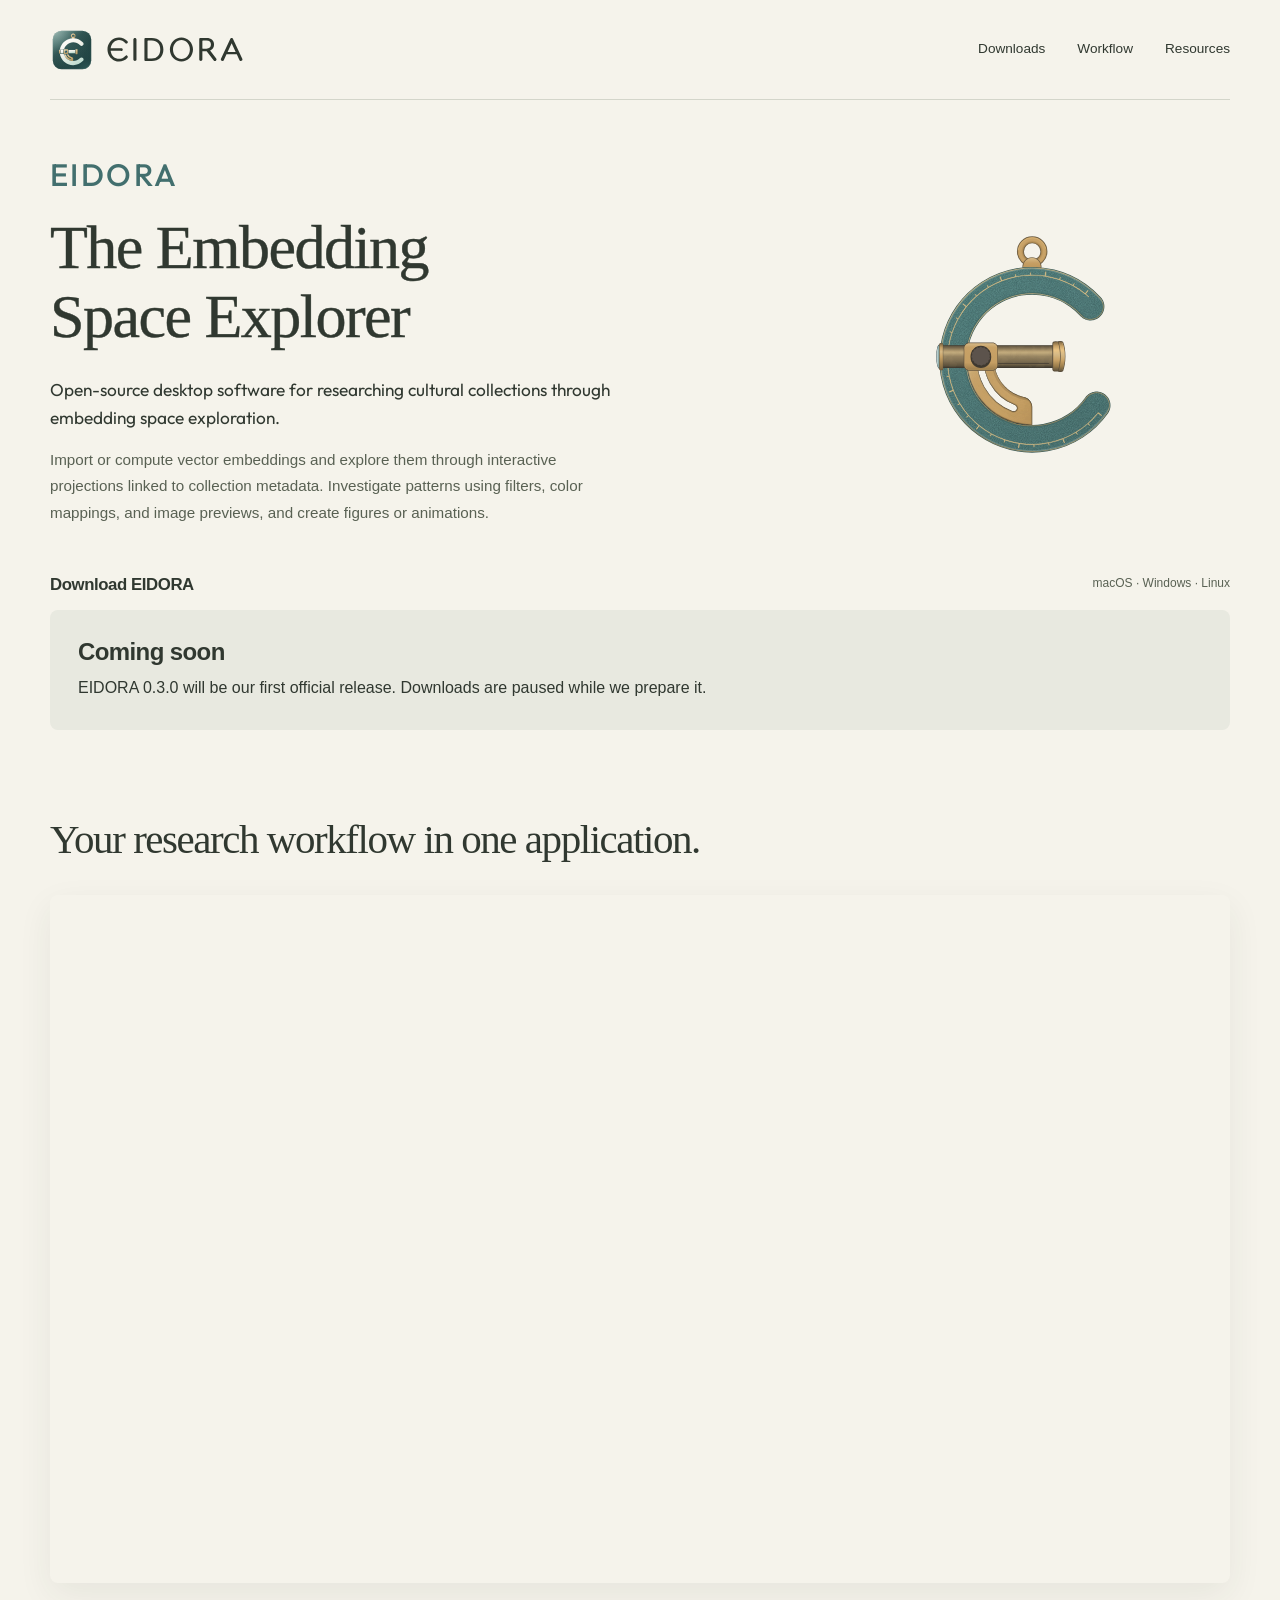
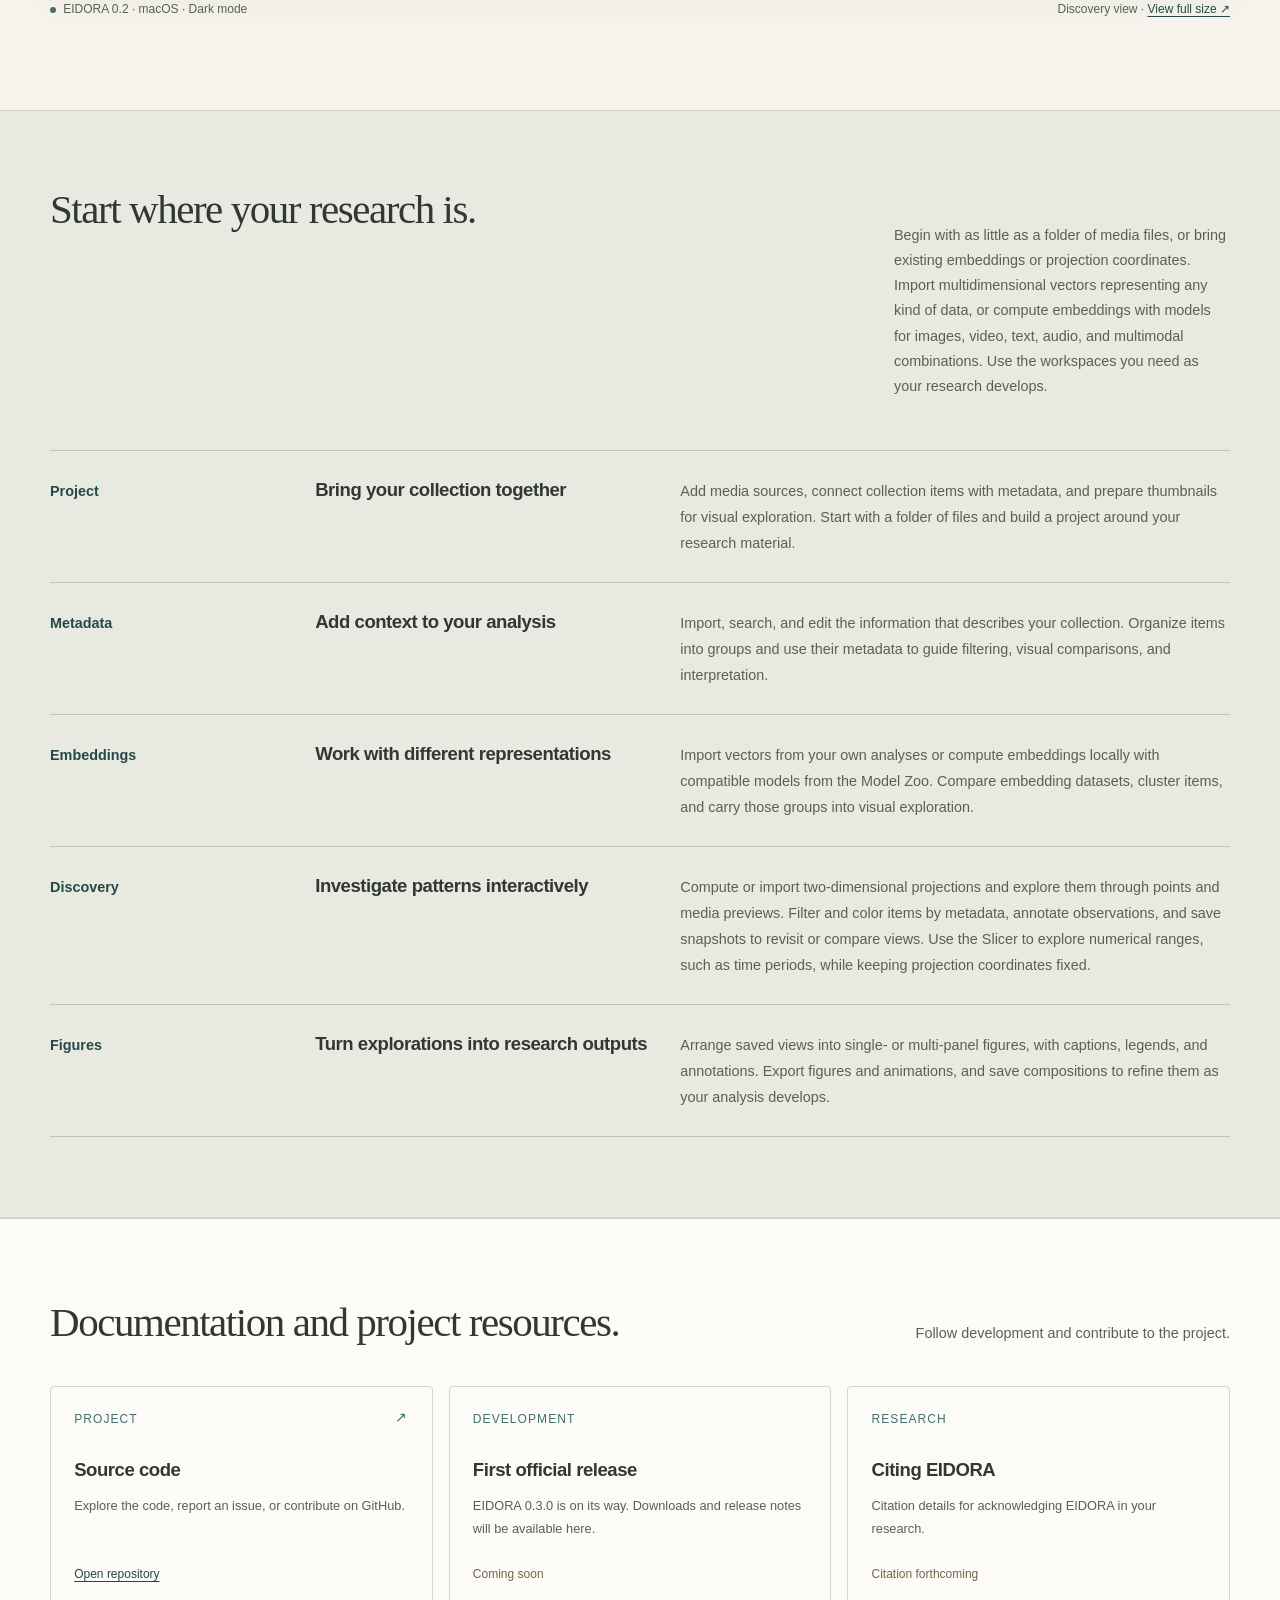
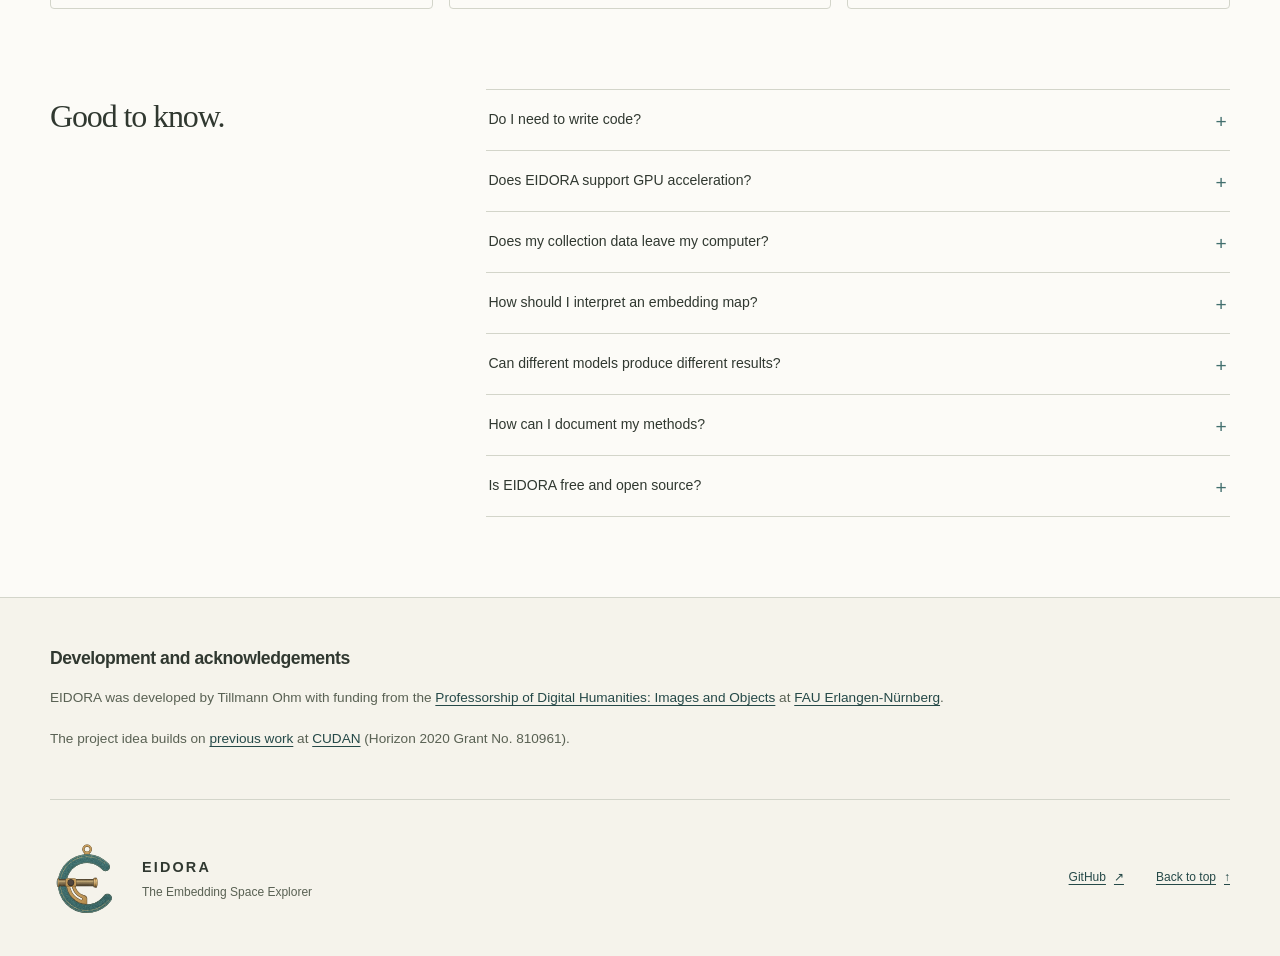
<file: index.html>
<!doctype html>
<html lang="en">
  <head>
    <meta charset="utf-8">
    <meta name="viewport" content="width=device-width, initial-scale=1">
    <title>EIDORA — The Embedding Space Explorer</title>
    <meta name="description" content="EIDORA is open-source desktop research software for the visual exploration of embedding spaces in cultural data.">
    <meta name="theme-color" content="#F5F3EB">
    <meta property="og:title" content="EIDORA — The Embedding Space Explorer">
    <meta property="og:description" content="Open-source desktop research software for the visual exploration of embedding spaces in cultural data.">
    <meta property="og:type" content="website">
    <link rel="icon" type="image/png" sizes="16x16" href="assets/brand/favicon-16.png">
    <link rel="icon" type="image/png" sizes="32x32" href="assets/brand/favicon-32.png">
    <link rel="preload" href="assets/fonts/outfit-latin.woff2" as="font" type="font/woff2" crossorigin>
    <link rel="stylesheet" href="styles.css">
    <link rel="stylesheet" href="release-pages.css">
  </head>
  <body>
    <a class="skip-link" href="#main">Skip to content</a>
    <header class="site-header wrap">
      <a class="brand" href="#main" aria-label="EIDORA home">
        <img class="brand-icon" src="assets/brand/eidora_icon.svg" alt="" width="44" height="44">
        <img class="wordmark" src="assets/brand/eidora_wordmark.svg" alt="EIDORA" width="136" height="24">
      </a>
      <nav aria-label="Main navigation">
        <a href="#downloads">Downloads</a>
        <a href="#workflow">Workflow</a>
        <a href="#resources">Resources</a>
      </nav>
    </header>

    <main id="main">
      <section class="hero wrap" aria-labelledby="hero-title">
        <div class="hero-copy">
          <h1 id="hero-title"><span class="hero-product-name">EIDORA</span><span class="hero-tagline">The Embedding<br>Space Explorer</span></h1>
          <p class="hero-lead">Open-source desktop software for researching cultural collections through embedding space exploration.</p>
          <p class="hero-description">Import or compute vector embeddings and explore them through interactive projections linked to collection metadata. Investigate patterns using filters, color mappings, and image previews, and create figures or animations.</p>
        </div>
        <div class="hero-art">
          <img src="assets/brand/eidora_logo.svg" alt="EIDORA" width="512" height="512">
        </div>
      </section>

      <section class="downloads wrap" id="downloads" aria-labelledby="download-title">
        <div class="section-heading download-heading">
          <h2 id="download-title">Download EIDORA</h2>
          <span class="section-note">macOS · Windows · Linux</span>
        </div>
        <!-- EIDORA DOWNLOADS START --><div class="release-coming-soon"><h2>Coming soon</h2><p>EIDORA 0.3.0 will be our first official release. Downloads are paused while we prepare it.</p></div><!-- EIDORA DOWNLOADS END -->
      </section>

      <section class="preview-section wrap" aria-labelledby="preview-title">
        <div class="section-heading">
          <div><h2 id="preview-title">Your research workflow in one application.</h2></div>
        </div>
        <figure class="app-preview">
          <a href="assets/images/eidora-0.2-macos-dark-full.webp" aria-label="Open the full-size screenshot of EIDORA 0.2 on macOS in dark mode">
            <img src="assets/images/eidora-0.2-macos-dark-1280.webp" srcset="assets/images/eidora-0.2-macos-dark-640.webp 640w, assets/images/eidora-0.2-macos-dark-1280.webp 1280w, assets/images/eidora-0.2-macos-dark-2400.webp 2400w" sizes="(max-width: 380px) calc(100vw - 32px), (max-width: 600px) calc(100vw - 40px), (max-width: 1000px) calc(100vw - 64px), (max-width: 1276px) calc(100vw - 96px), 1180px" alt="EIDORA 0.2 on macOS in dark mode: the Discovery view shows a t-SNE projection of artworks with thumbnail previews, metadata filters, the Slicer, and saved snapshots." width="3200" height="1864" loading="lazy" decoding="async">
          </a>
          <figcaption><span><span class="caption-dot" aria-hidden="true"></span>EIDORA 0.2 · macOS · Dark mode</span><span>Discovery view · <a href="assets/images/eidora-0.2-macos-dark-full.webp" aria-label="View the macOS dark mode screenshot at full size">View full size <span aria-hidden="true">↗</span></a></span></figcaption>
        </figure>
      </section>

      <section class="workflow-section" id="workflow" aria-labelledby="workflow-title">
        <div class="wrap">
          <div class="section-heading">
            <div><h2 id="workflow-title">Start where your research is.</h2></div>
            <p class="heading-description">Begin with as little as a folder of media files, or bring existing embeddings or projection coordinates. Import multidimensional vectors representing any kind of data, or compute embeddings with models for images, video, text, audio, and multimodal combinations. Use the workspaces you need as your research develops.</p>
          </div>
          <div class="workflow-grid">
            <article>
              <span class="workspace-label">Project</span>
              <h3>Bring your collection together</h3>
              <p>Add media sources, connect collection items with metadata, and prepare thumbnails for visual exploration. Start with a folder of files and build a project around your research material.</p>
            </article>
            <article>
              <span class="workspace-label">Metadata</span>
              <h3>Add context to your analysis</h3>
              <p>Import, search, and edit the information that describes your collection. Organize items into groups and use their metadata to guide filtering, visual comparisons, and interpretation.</p>
            </article>
            <article>
              <span class="workspace-label">Embeddings</span>
              <h3>Work with different representations</h3>
              <p>Import vectors from your own analyses or compute embeddings locally with compatible models from the Model Zoo. Compare embedding datasets, cluster items, and carry those groups into visual exploration.</p>
            </article>
            <article>
              <span class="workspace-label">Discovery</span>
              <h3>Investigate patterns interactively</h3>
              <p>Compute or import two-dimensional projections and explore them through points and media previews. Filter and color items by metadata, annotate observations, and save snapshots to revisit or compare views. Use the Slicer to explore numerical ranges, such as time periods, while keeping projection coordinates fixed.</p>
            </article>
            <article>
              <span class="workspace-label">Figures</span>
              <h3>Turn explorations into research outputs</h3>
              <p>Arrange saved views into single- or multi-panel figures, with captions, legends, and annotations. Export figures and animations, and save compositions to refine them as your analysis develops.</p>
            </article>
          </div>
        </div>
      </section>

      <section class="resources-section" id="resources" aria-labelledby="resources-title">
        <div class="wrap">
          <div class="section-heading"><div><h2 id="resources-title">Documentation and project resources.</h2></div><p class="heading-description">Follow development and contribute to the project.</p></div>
          <div class="resource-grid">
            <a class="resource-card" href="https://github.com/eidora-desktop/EIDORA" target="_blank" rel="noopener noreferrer"><span class="resource-label">Project <span aria-hidden="true">↗</span></span><h3>Source code</h3><p>Explore the code, report an issue, or contribute on GitHub.</p><span class="resource-status">Open repository</span></a>
            <article class="resource-card resource-pending"><span class="resource-label">Development</span><h3>First official release</h3><p>EIDORA 0.3.0 is on its way. Downloads and release notes will be available here.</p><span class="resource-status">Coming soon</span></article>
            <article class="resource-card resource-pending"><span class="resource-label">Research</span><h3>Citing EIDORA</h3><p>Citation details for acknowledging EIDORA in your research.</p><span class="resource-status">Citation forthcoming</span></article>
          </div>
          <div class="faq-layout">
            <h2>Good to know.</h2>
            <div class="faq-list">
              <details><summary>Do I need to write code?</summary><p>No. EIDORA provides a graphical interface for preparing collections, computing embeddings, exploring projections, and creating figures. You can also import embeddings or projection coordinates produced with your own scripts or other tools.</p></details>
              <details><summary>Does EIDORA support GPU acceleration?</summary><p>Yes, depending on your hardware. Apple Silicon Macs support CoreML acceleration for compatible models; Intel Macs use CPU only. Windows and Linux use the CPU by default, with CUDA acceleration available when a compatible NVIDIA GPU is detected. Choose <strong>Enable NVIDIA GPU…</strong> inside EIDORA (Embeddings &gt; Models &gt; Run a downloaded model with CUDA support) to download the required components. An internet connection is required for this download.</p></details>
              <details><summary>Does my collection data leave my computer?</summary><p>No, it does not. Analysis runs locally, so your collection data do not need to be uploaded to a server. Model discovery and downloads require internet access; installed models run on your computer.</p></details>
              <details><summary>How should I interpret an embedding map?</summary><p>Nearby items may share features captured by the embedding model, but proximity alone does not establish a historical, cultural, or semantic relationship. Two-dimensional projections can also distort distances. Use the map to develop questions, then examine the source material, metadata, model, and projection settings.</p></details>
              <details><summary>Can different models produce different results?</summary><p>Yes. Different models capture different features, so the same collection can produce different relationships and groupings. Projection methods and settings also affect the map. Comparing these choices can help you assess which patterns are useful for your research.</p></details>
              <details><summary>How can I document my methods?</summary><p>Methods reports assemble recorded model and algorithm details, parameter settings, and bibliographic references. Use them to support your methods descriptions and figure captions, alongside your own account of research decisions and interpretation.</p></details>
              <details><summary>Is EIDORA free and open source?</summary><p>Yes. EIDORA is free and its source code is available under the <a href="https://github.com/eidora-desktop/EIDORA/blob/main/LICENSE" target="_blank" rel="noopener noreferrer">MIT license</a>. Embedding models may have separate licenses; check the terms of the models you use.</p></details>
            </div>
          </div>
        </div>
      </section>
      <section class="acknowledgements wrap" aria-labelledby="acknowledgements-title">
        <h2 id="acknowledgements-title">Development and acknowledgements</h2>
        <p>EIDORA was developed by Tillmann Ohm with funding from the <a href="https://www.dhss.phil.fau.de/images-and-objects-lab/" target="_blank" rel="noopener noreferrer">Professorship of Digital Humanities: Images and Objects</a> at <a href="https://www.fau.de/" target="_blank" rel="noopener noreferrer">FAU Erlangen-Nürnberg</a>.</p>
        <p>The project idea builds on <a href="https://collection-space-navigator.github.io/" target="_blank" rel="noopener noreferrer">previous work</a> at <a href="https://cudan.tlu.ee/" target="_blank" rel="noopener noreferrer">CUDAN</a> (Horizon 2020 Grant No. 810961).</p>
      </section>
    </main>

    <footer class="site-footer wrap">
      <div class="footer-identity"><img src="assets/brand/eidora_logo.svg" alt="" width="76" height="76" loading="lazy"><div><strong>EIDORA</strong><p>The Embedding Space Explorer</p></div></div>
      <div class="footer-links"><a href="https://github.com/eidora-desktop/EIDORA" target="_blank" rel="noopener noreferrer">GitHub <span aria-hidden="true">↗</span></a><a href="#main">Back to top <span aria-hidden="true">↑</span></a></div>
    </footer>
  </body>
</html>
</file>
<file: styles.css>
/* EIDORA website styles. Palette: assets/brand/eidora_colors.md. */
@font-face {
  font-family: "Outfit";
  font-style: normal;
  font-weight: 400 500;
  font-display: swap;
  src: url("assets/fonts/outfit-latin-ext.woff2") format("woff2");
  unicode-range: U+0100-02BA, U+02BD-02C5, U+02C7-02CC, U+02CE-02D7, U+02DD-02FF, U+0304, U+0308, U+0329, U+1D00-1DBF, U+1E00-1E9F, U+1EF2-1EFF, U+2020, U+20A0-20AB, U+20AD-20C4, U+2113, U+2C60-2C7F, U+A720-A7FF;
}
@font-face {
  font-family: "Outfit";
  font-style: normal;
  font-weight: 400 500;
  font-display: swap;
  src: url("assets/fonts/outfit-latin.woff2") format("woff2");
  unicode-range: U+0000-00FF, U+0131, U+0152-0153, U+02BB-02BC, U+02C6, U+02DA, U+02DC, U+0304, U+0308, U+0329, U+2000-206F, U+20AC, U+2122, U+2191, U+2193, U+2212, U+2215, U+FEFF, U+FFFD;
}
:root {
  color-scheme: light;
  --paper: #f5f3eb;
  --porcelain: #fcfbf7;
  --ink: #303830;
  --muted: #596153;
  --teal: #426f6e;
  --deep-teal: #254948;
  --teal-hover: #193b3a;
  --gold: #d4b57e;
  --gold-ink: #766449;
  --sage-mist: #e8e9e0;
  --rule: #d3d5ca;
  --edge: #7d8576;
  --inverse-muted: #d5e1da;
  --serif: Georgia, "Times New Roman", serif;
  --sans: -apple-system, BlinkMacSystemFont, "Segoe UI", sans-serif;
  --display: "Outfit", system-ui, -apple-system, BlinkMacSystemFont, "Segoe UI", Arial, sans-serif;
}
* { box-sizing: border-box; }
html { scroll-padding-top: 2rem; }
body { margin: 0; background: var(--paper); color: var(--ink); font-family: var(--sans); font-size: 1rem; line-height: 1.65; -webkit-font-smoothing: antialiased; }
img { display: block; max-width: 100%; height: auto; }
a { color: var(--deep-teal); text-underline-offset: .24em; text-decoration-thickness: 1px; }
a:hover { color: var(--teal); }
a:focus-visible, summary:focus-visible { outline: 2px solid var(--deep-teal); outline-offset: 5px; border-radius: 2px; }
::selection { color: var(--ink); background: #e4d4b4; }
h1, h2, h3, p, figure { margin: 0; }
h1, h2, h3 { text-wrap: balance; }
h2 { font-family: var(--serif); font-size: clamp(2rem, 3.2vw, 2.85rem); font-weight: 400; line-height: 1.15; letter-spacing: -.035em; }
h3 { font-size: 1.16rem; font-weight: 600; line-height: 1.4; letter-spacing: -.025em; }
.wrap { width: min(1180px, calc(100% - 96px)); margin-inline: auto; }
.visually-hidden { position: absolute; width: 1px; height: 1px; padding: 0; margin: -1px; overflow: hidden; clip: rect(0, 0, 0, 0); white-space: nowrap; border: 0; }
.skip-link { position: absolute; top: 1rem; left: 1rem; z-index: 5; transform: translateY(-200%); padding: .6rem 1rem; background: var(--porcelain); }
.skip-link:focus { transform: translateY(0); }
.eyebrow { color: var(--teal); font-size: .75rem; font-weight: 650; text-transform: uppercase; letter-spacing: .16em; margin-bottom: 1.2rem; }
.site-header { min-height: 100px; display: flex; align-items: center; justify-content: space-between; gap: 2rem; border-bottom: 1px solid var(--rule); }
.brand { display: inline-flex; gap: 13px; align-items: center; }
.brand-icon { width: 44px; }
.wordmark { width: 136px; }
.site-header nav { display: flex; gap: 2rem; }
.site-header nav a { display: inline-flex; align-items: center; min-height: 44px; color: var(--ink); text-decoration: none; font-size: .85rem; }
.site-header nav a:hover { text-decoration: underline; }
/* Opening identity */
.hero { display: grid; grid-template-columns: minmax(0, 1.65fr) minmax(0, .85fr); align-items: center; gap: 2rem; padding-block: 58px 48px; }
.hero > *, .section-heading > *, .workflow-grid article > *, .faq-layout > *, .site-footer > * { min-width: 0; }
.hero h1 { font-family: var(--serif); font-size: clamp(2.8rem, 4.85vw, 4.05rem); font-weight: 400; line-height: 1.12; letter-spacing: -.025em; }
.hero-product-name { display: block; margin-bottom: .65em; color: var(--teal); font-family: var(--display); font-size: .5em; font-weight: 500; letter-spacing: .08em; }
.hero-tagline { font-weight: 400; -webkit-text-stroke: .4px currentColor; }
.hero-lead { max-width: 35rem; margin-top: 1.5rem; font-family: var(--display); font-size: 1.08rem; font-weight: 400; line-height: 1.65; }
.hero-description { max-width: 35rem; margin-top: .85rem; font-size: .95rem; line-height: 1.75; color: var(--muted); }
.hero-art { width: min(100%, 240px); justify-self: center; }
.hero-art img { width: 100%; opacity: .92; }
/* Platform downloads */
.section-heading { display: flex; align-items: end; justify-content: space-between; gap: 3rem; margin-bottom: 2rem; }
.download-heading { margin-bottom: 1rem; }
.download-heading h2 { font-family: var(--sans); font-size: 1.05rem; font-weight: 600; letter-spacing: -.025em; }
.section-note { color: var(--muted); font-size: .75rem; }
.download-grid { display: grid; grid-template-columns: repeat(3, minmax(0, 1fr)); gap: 12px; }
.download-footnote + .landing-download-grid { margin-top: 1rem; }
.landing-download-grid .installer .release-meta { margin-block: .35rem 1rem; }
.landing-download-grid .download-card { display: flex; flex-direction: column; }
.landing-download-grid .download-primary { width: 100%; justify-content: space-between; gap: .75rem; }
.download-card-footer { margin-top: auto; padding-top: .75rem; }
.download-card-footer .release-meta { margin-block: 0; }
.download-card { min-width: 0; background: var(--deep-teal); color: var(--porcelain); padding: 1.45rem 1.55rem 1.25rem; border-radius: 5px; }
.download-card p, .resource-card p, .release-notes { overflow-wrap: anywhere; }
.platform-heading { display: flex; align-items: center; justify-content: space-between; }
.platform-heading h3 { font-size: 1.2rem; }
.platform-symbol { color: var(--gold); font-size: 1.4rem; line-height: 1; }
.release-meta { font-size: .75rem; color: var(--inverse-muted); margin-block: .3rem 1.15rem; }
.installer + .installer { margin-top: .85rem; }
.installer-label { display: flex; justify-content: space-between; align-items: center; gap: 1rem; border-top: 1px solid #53716a; padding-top: .65rem; font-size: .78rem; }
.installer-label > span { font-size: .75rem; color: var(--inverse-muted); }
.download-pending { display: block; margin-top: .17rem; font-size: .75rem; color: var(--inverse-muted); }
.download-link { display: inline-flex; align-items: center; min-height: 44px; margin-top: .35rem; color: var(--paper); font-size: .8rem; }
.download-link:hover { color: var(--gold); }
.download-link:focus-visible { outline-color: var(--gold); }
.download-footnote { display: flex; flex-wrap: wrap; justify-content: space-between; gap: .5rem 1.5rem; margin-top: .85rem; font-size: .75rem; color: var(--muted); }
/* Full, uncropped application preview */
.preview-section { padding-block: 86px 90px; }
.heading-description { max-width: 21rem; color: var(--muted); font-size: .9rem; line-height: 1.75; }
.app-preview > a { display: block; border-radius: 8px; box-shadow: 0 12px 35px #30383012; }
.app-preview img { width: 100%; height: auto; border-radius: 8px; }
.app-preview figcaption { display: flex; justify-content: space-between; flex-wrap: wrap; gap: .5rem 2rem; margin-top: 1.1rem; color: var(--muted); font-size: .75rem; }
.caption-dot { display: inline-block; width: 6px; height: 6px; background: var(--teal); border-radius: 50%; margin-right: .45rem; }
/* Research narrative */
.workflow-section { background: var(--sage-mist); border-block: 1px solid var(--rule); padding-block: 75px 80px; }
.workflow-section .section-heading { align-items: start; }
.workflow-section h2 { max-width: 32rem; }
.workflow-section .heading-description { padding-top: 2.3rem; }
.workflow-grid { display: grid; margin-top: 3.2rem; }
.workflow-grid article { display: grid; grid-template-columns: minmax(0, .7fr) minmax(0, 1fr) minmax(0, 1.65fr); align-items: baseline; gap: 2rem; border-top: 1px solid #bcc5b8; padding-block: 1.6rem; }
.workflow-grid article:last-child { border-bottom: 1px solid #bcc5b8; }
.workspace-label { color: var(--deep-teal); font-size: .9rem; font-weight: 600; }
.workspace-label > span { margin-right: .55rem; font-family: var(--serif); color: var(--teal); font-weight: 400; }
.workflow-grid p { color: var(--muted); font-size: .9rem; line-height: 1.8; }
/* Resources and native, keyboard-accessible FAQ disclosure controls */
.resources-section { background: var(--porcelain); border-block: 1px solid var(--rule); padding-block: 80px; }
.resource-grid { display: grid; grid-template-columns: repeat(3, minmax(0, 1fr)); gap: 1rem; margin-top: 2.5rem; }
.resource-card { display: flex; flex-direction: column; min-width: 0; padding: 1.45rem; border: 1px solid var(--rule); border-radius: 4px; text-decoration: none; color: var(--ink); }
a.resource-card:hover { border-color: var(--teal); background: var(--paper); color: var(--ink); }
.resource-label { display: flex; justify-content: space-between; color: var(--teal); font-size: .75rem; text-transform: uppercase; letter-spacing: .09em; margin-bottom: 1.7rem; }
.resource-label > span { font-size: .9rem; line-height: 1; }
.resource-card p { color: var(--muted); font-size: .8rem; line-height: 1.8; margin-block: .7rem 1.5rem; }
.resource-status { margin-top: auto; font-size: .75rem; color: var(--deep-teal); }
a.resource-card .resource-status { text-decoration: underline; text-underline-offset: .24em; }
.resource-pending .resource-status { color: var(--gold-ink); }
.faq-layout { display: grid; grid-template-columns: minmax(0, 1fr) minmax(0, 2fr); gap: 4rem; margin-top: 5rem; }
.faq-layout > h2 { font-size: 2rem; padding-top: .6rem; }
details { border-top: 1px solid var(--rule); }
details:last-child { border-bottom: 1px solid var(--rule); }
summary { cursor: pointer; padding: 1.15rem 1.6rem 1.15rem .15rem; font-size: .88rem; font-weight: 500; list-style: none; position: relative; }
summary::-webkit-details-marker { display: none; }
summary::after { content: "+"; position: absolute; right: .2rem; top: 1.05rem; font-size: 1.2rem; color: var(--teal); }
details[open] summary::after { content: "−"; }
summary:hover { color: var(--teal); }
details p { margin: 0 1.7rem 1.3rem .15rem; font-size: .84rem; line-height: 1.85; color: var(--muted); }
/* Development credits */
.acknowledgements { padding-block: 3rem; border-bottom: 1px solid var(--rule); }
.acknowledgements h2 { font-family: var(--sans); font-size: 1.1rem; font-weight: 600; letter-spacing: -.025em; line-height: 1.4; }
.acknowledgements p { margin-top: 1rem; color: var(--muted); font-size: .85rem; line-height: 1.8; }
.site-footer { display: flex; align-items: center; justify-content: space-between; gap: 2rem; padding-block: 2.5rem; }
.footer-identity { display: flex; align-items: center; gap: 1rem; }
.footer-identity img { width: 76px; }
.footer-identity strong { font-size: .9rem; letter-spacing: .15em; font-weight: 600; }
.footer-identity p { font-size: .75rem; color: var(--muted); margin-top: .15rem; }
.footer-links { display: flex; flex-wrap: wrap; gap: .5rem 2rem; font-size: .75rem; }
.footer-links a { display: inline-flex; gap: .5rem; align-items: center; min-height: 44px; }
/* Compact desktop and tablet */
@media (max-width: 1000px) {
  .wrap { width: calc(100% - 64px); }
  .hero { gap: 1rem; }
  .hero-art { max-width: 280px; }
  .hero .eyebrow { font-size: .75rem; }
  .download-card { padding: 1.1rem; }
  .section-heading { gap: 2rem; }
  .heading-description { max-width: 18rem; }
  .workflow-grid article { grid-template-columns: minmax(0, .7fr) minmax(0, 1.5fr); gap: .65rem 2rem; }
  .workflow-grid p { grid-column: 2; }
  .faq-layout { gap: 2rem; }
}
@media (max-width: 900px) {
  .landing-download-grid, .resource-grid { grid-template-columns: repeat(2, minmax(0, 1fr)); }
  .section-heading { flex-wrap: wrap; align-items: start; gap: 1.25rem 2rem; }
  .section-heading > div { flex: 1 1 18rem; }
  .heading-description { flex: 1 1 18rem; max-width: 32rem; }
  .workflow-section .heading-description { padding-top: 0; }
  .hero h1 { font-size: clamp(2.15rem, 4.85vw, 4.05rem); }
  .site-footer { flex-wrap: wrap; }
}
/* Mobile */
@media (max-width: 600px) {
  .wrap { width: calc(100% - 40px); }
  .site-header { min-height: 112px; flex-wrap: wrap; justify-content: center; gap: .15rem; padding-block: .8rem .35rem; }
  .brand-icon { width: 34px; }
  .wordmark { width: 118px; }
  .site-header nav { width: 100%; justify-content: center; gap: 2rem; }
  .site-header nav a { font-size: .78rem; }
  .hero { display: block; padding-block: 2.75rem 2rem; }
  .hero h1 { font-size: clamp(2.15rem, 8vw, 3rem); }
  .hero .eyebrow { font-size: .75rem; letter-spacing: .1em; }
  .hero-description { font-size: .95rem; }
  .hero-lead { font-size: 1rem; }
  .hero-art { display: none; }
  .section-heading { display: block; }
  .download-heading h2 { font-size: 1rem; }
  .section-note { display: block; margin-top: .4rem; font-size: .75rem; }
  .download-grid, .landing-download-grid { grid-template-columns: minmax(0, 1fr); gap: .75rem; }
  .download-card { padding: 1.2rem 1.3rem; }
  .release-meta { font-size: .75rem; margin-bottom: .85rem; }
  .installer-label { font-size: .85rem; }
  .installer-label > span, .download-pending { font-size: .75rem; }
  .download-footnote { font-size: .73rem; }
  .download-footnote a { display: inline-flex; align-items: center; min-height: 44px; }
  .preview-section { padding-block: 3.5rem; }
  h2 { font-size: 2.15rem; }
  .eyebrow { font-size: .75rem; }
  .heading-description { max-width: 32rem; margin-top: 1.2rem; font-size: .85rem; }
  .app-preview figcaption { font-size: .75rem; }
  .workflow-section, .resources-section { padding-block: 3.5rem; }
  .workflow-section .heading-description { padding-top: 0; }
  .workflow-grid { margin-top: 2rem; }
  .workflow-grid article { display: block; padding-block: 1.4rem; }
  .workflow-grid h3 { font-size: 1.1rem; margin-block: .6rem; }
  .workflow-grid p { font-size: .9rem; }
  .resource-grid { grid-template-columns: 1fr; gap: .75rem; }
  .resource-card { padding: 1rem; }
  .resource-card h3 { font-size: 1.05rem; }
  .resource-label { font-size: .75rem; letter-spacing: .04em; margin-bottom: 1.2rem; }
  .resource-status { font-size: .75rem; }
  .faq-layout { grid-template-columns: 1fr; gap: 1.5rem; margin-top: 3rem; }
  .site-footer { flex-direction: column; align-items: start; gap: 1rem; }
  .footer-links { flex-wrap: wrap; gap: 1.5rem; }
}
@media (max-width: 380px) {
  .wrap { width: calc(100% - 32px); }
  .hero .eyebrow { font-size: .75rem; }
  .resource-grid { grid-template-columns: 1fr; }
  .resource-label { font-size: .75rem; }
}
@media (prefers-reduced-motion: reduce) {
  html { scroll-behavior: auto; }
}
</file>
<file: release-pages.css>
/* Shared download catalog additions; the landing-page design stays in styles.css. */
.release-grid { grid-template-columns: repeat(4, minmax(0, 1fr)); }
.release-grid .download-card { min-width: 0; scroll-margin-top: 2rem; }
.release-grid .download-card > h3 { min-height: 2.8em; }
.download-actions { display: flex; flex-direction: column; align-items: flex-start; gap: .6rem; margin-top: .75rem; }
.release-grid .download-actions { min-height: calc(96px + .6rem); }
.download-details { margin-top: 1.25rem; }
.download-details .release-meta { margin-block: 0 .65rem; }
.release-grid .download-card:target { outline: 3px solid var(--gold); outline-offset: 4px; }
.release-page { padding-block: 3rem; }
.release-page h1 { font-family: var(--serif); font-size: clamp(2.3rem, 5vw, 3.5rem); font-weight: 400; line-height: 1.15; }
.release-page > p { margin-block: 1.5rem; max-width: 48rem; }
.release-series { max-width: 54rem; margin-block: 2.5rem; }
.release-series p, .release-series ul { margin-block: .85rem; }
.release-series ul { padding-left: 1.5rem; list-style: disc; }
.release-series li + li { margin-top: .6rem; }
.series-label { color: var(--muted); font-size: .85rem; }
.release-page .release-grid { margin-block: 2rem; }
.experimental-notice { max-width: 48rem; margin-block: 2rem; padding: 1.5rem; border-left: 3px solid var(--gold-ink); background: var(--sage-mist); }
.experimental-notice h2 { font-family: var(--sans); font-size: 1.1rem; font-weight: 600; letter-spacing: normal; }
.experimental-notice p { margin-top: .75rem; }
.download-primary { display: flex; align-items: center; justify-content: space-between; gap: .75rem; flex: 0 0 auto; width: min(13.5rem, 100%); min-width: 0; min-height: 48px; margin-top: 0; padding: .5rem .6rem; border-radius: 3px; background: var(--paper); color: var(--deep-teal); font-size: .95rem; font-weight: 600; line-height: 1.2; text-align: left; overflow-wrap: anywhere; text-decoration: none; }
.download-primary:hover { background: var(--gold); color: var(--deep-teal); }
.store-browser-link { display: inline-flex; align-items: center; min-height: 44px; font-size: .75rem; }
.download-card .store-browser-link { color: var(--paper); }
.installer-meta { display: flex; align-items: baseline; justify-content: space-between; gap: .5rem; }
.installer-meta .store-browser-link { min-height: 0; font-size: inherit; white-space: nowrap; }
.checksum, .checksum:last-child { border: 0; font-size: .68rem; margin-block: .35rem; }
.checksum summary { display: inline-flex; align-items: center; gap: .4rem; min-height: 36px; padding: .35rem .15rem; color: var(--inverse-muted); font-size: inherit; font-weight: 400; }
.checksum summary::after { position: static; font-size: .8rem; color: inherit; }
.checksum summary:hover { color: var(--porcelain); }
.checksum code { display: block; overflow-wrap: anywhere; margin-top: .25rem; color: var(--inverse-muted); }
.checksum summary:focus-visible { outline-color: var(--gold); }
.installation { max-width: 48rem; margin-top: 3rem; }
.installation h3 { margin-top: 1.5rem; }
.installation p { margin-top: .65rem; }
.release-entry { border-top: 1px solid var(--rule); margin-top: 2rem; padding-block: 2rem; }
.release-entry > p { margin-top: 1rem; }
.release-notes { white-space: pre-wrap; overflow-wrap: anywhere; }
.release-notes-formatted { white-space: normal; }
.release-notes-formatted h3 { margin-block: 1.75rem .65rem; }
.release-notes-formatted p, .release-notes-formatted ul { margin-block: .85rem; }
.release-notes-formatted ul { padding-left: 1.5rem; list-style: disc; }
.release-notes-formatted li + li { margin-top: .5rem; }
.history-platform { margin-top: 1rem; max-width: 48rem; }
/* Experimental downloads: one compact card per operating system. */
.prototype-downloads { margin-top: 1rem; }
.prototype-version { display: flex; flex-wrap: wrap; align-items: center; gap: .65rem; color: var(--muted); font-size: .85rem; }
.prototype-version a { font-size: .78rem; }
.prototype-badge { display: inline-block; padding: .15rem .5rem; border-radius: 3px; background: var(--sage-mist); color: var(--deep-teal); font-size: .72rem; }
.prototype-warning { margin-top: 1.15rem; padding-left: .8rem; border-left: 2px solid var(--gold-ink); color: var(--muted); font-size: .8rem; }
.prototype-grid { display: grid; grid-template-columns: repeat(3, minmax(0, 1fr)); gap: 1rem; margin-top: 1.75rem; }
.prototype-card { display: flex; flex-direction: column; min-width: 0; padding: 1.5rem; border: 1px solid var(--rule); border-radius: 8px; background: var(--porcelain); scroll-margin-top: 2rem; }
.prototype-card h2 { font-family: var(--sans); font-size: 1.25rem; font-weight: 600; letter-spacing: -.025em; }
.prototype-options { display: grid; grid-template-columns: minmax(0, 1fr); gap: .9rem; margin-block: 1.25rem; }
.prototype-option { min-width: 0; }
.prototype-button { display: flex; align-items: center; justify-content: space-between; gap: .75rem; min-height: 44px; padding: .6rem .85rem; border-radius: 4px; background: var(--deep-teal); color: var(--porcelain); font-size: .9rem; font-weight: 600; text-decoration: none; }
.prototype-button:hover { background: var(--teal-hover); color: var(--porcelain); }
.action-icon { flex: 0 0 18px; width: 18px; height: 18px; }
.prototype-button .action-icon { color: var(--gold); }
.prototype-option-meta { margin-top: .3rem; color: var(--muted); font-size: .72rem; }
.prototype-unavailable { display: flex; justify-content: space-between; gap: .5rem; min-height: 44px; align-items: center; color: var(--muted); font-size: .9rem; }
.prototype-unavailable > span { font-size: .72rem; }
.prototype-card-footer { margin-top: auto; padding-top: .75rem; border-top: 1px solid var(--rule); color: var(--muted); font-size: .75rem; }
.prototype-help { border: 0; }
.prototype-help:last-child { border: 0; }
.prototype-help summary { display: inline-block; min-height: 32px; padding: .45rem 1.2rem 0 0; font-size: .75rem; color: var(--deep-teal); }
.prototype-help summary::after { top: .35rem; right: 0; font-size: .9rem; }
.prototype-help p { margin: .5rem 0 0; font-size: .75rem; line-height: 1.6; }
.prototype-card-pending { background: transparent; }
.prototype-coming-soon { margin-top: 1.5rem; max-width: 15rem; color: var(--muted); }
.prototype-coming-soon > span { display: inline-block; padding: .2rem .55rem; border-radius: 3px; background: var(--sage-mist); color: var(--muted); font-size: .72rem; }
.prototype-coming-soon p { margin-top: .7rem; font-size: .85rem; line-height: 1.6; }
.prototype-extras { display: grid; grid-template-columns: repeat(2, minmax(0, 1fr)); align-items: start; gap: 1.5rem; margin-top: 1.25rem; }
.prototype-extra, .prototype-extra:last-child { min-width: 0; border-top: 1px solid var(--rule); border-bottom: 0; scroll-margin-top: 2rem; }
.prototype-extra summary { min-height: 44px; padding: .7rem 1.5rem .7rem 0; font-size: .75rem; font-weight: 400; color: var(--muted); }
.prototype-extra summary::after { top: .6rem; font-size: .95rem; }
.prototype-extra-body { padding: .25rem 0 1rem; font-size: .8rem; }
.prototype-extra-body p { margin: .5rem 0; color: var(--muted); font-size: inherit; line-height: 1.7; }
.prototype-technical + .prototype-technical { margin-top: 1.5rem; }
.prototype-technical h3 { font-size: .85rem; }
.prototype-technical code { display: block; overflow-wrap: anywhere; color: var(--muted); font-size: .68rem; }
.prototype-filename { overflow-wrap: anywhere; }
.prototype-note-date { font-size: .72rem; }
.prototype-public-link { margin-top: 1.5rem; font-size: .75rem; }
@media (max-width: 900px) {
  .prototype-grid { grid-template-columns: repeat(2, minmax(0, 1fr)); }
}
@media (max-width: 600px) {
  .prototype-grid { grid-template-columns: 1fr; }
  .prototype-card { padding: 1.25rem; }
  .prototype-options { grid-template-columns: repeat(2, minmax(0, 1fr)); gap: .8rem; }
  .prototype-coming-soon { margin-block: 1rem; max-width: none; }
  .prototype-extras { grid-template-columns: 1fr; gap: 0; }
}
@media (max-width: 380px) {
  .prototype-options { grid-template-columns: 1fr; }
}
@media (max-width: 1000px) { .release-grid { grid-template-columns: repeat(2, minmax(0, 1fr)); } }
@media (max-width: 600px) {
  .release-grid { grid-template-columns: 1fr; }
  .release-page { padding-block: 2rem; }
}

.release-coming-soon { padding: 1.75rem; border-radius: 8px; background: var(--sage-mist); }
.release-coming-soon h2 { font-family: var(--sans); font-size: 1.5rem; font-weight: 600; letter-spacing: -.025em; }
.release-coming-soon p { margin-top: .6rem; max-width: 42rem; }
</file>
